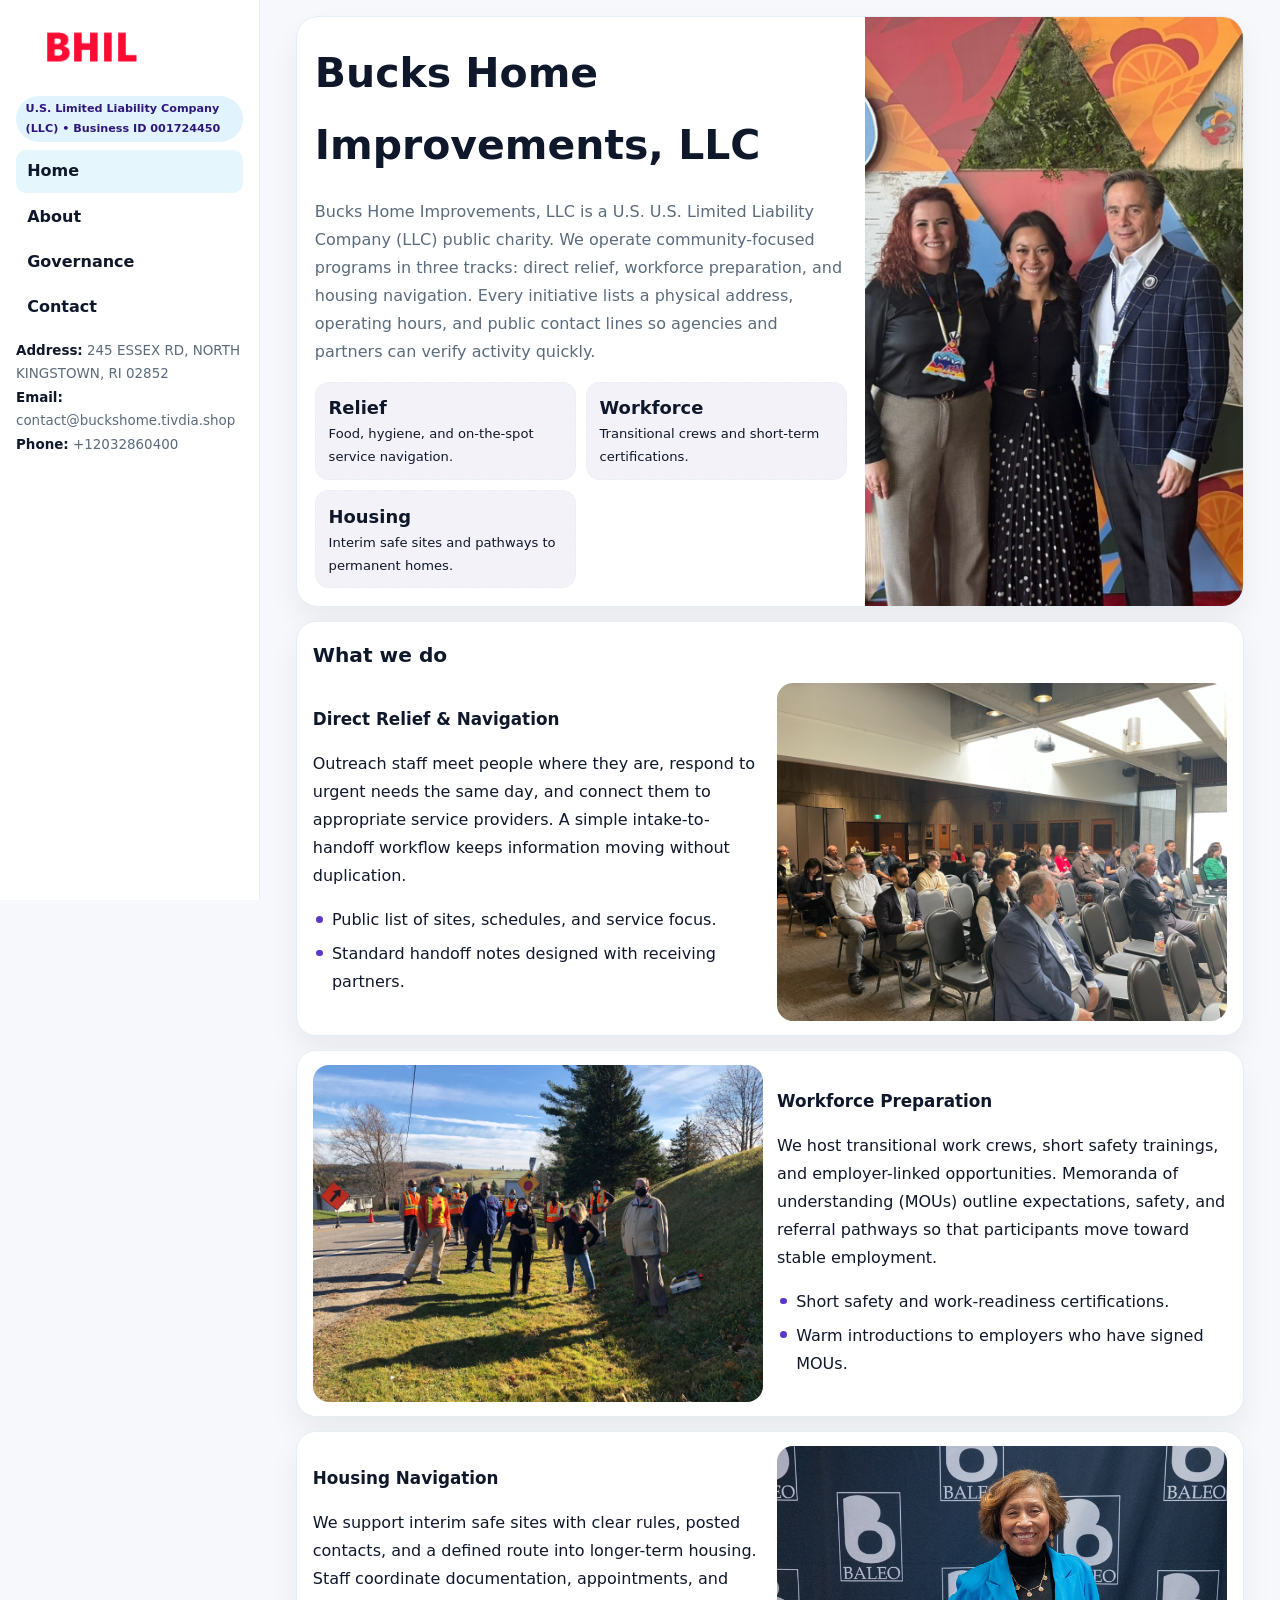
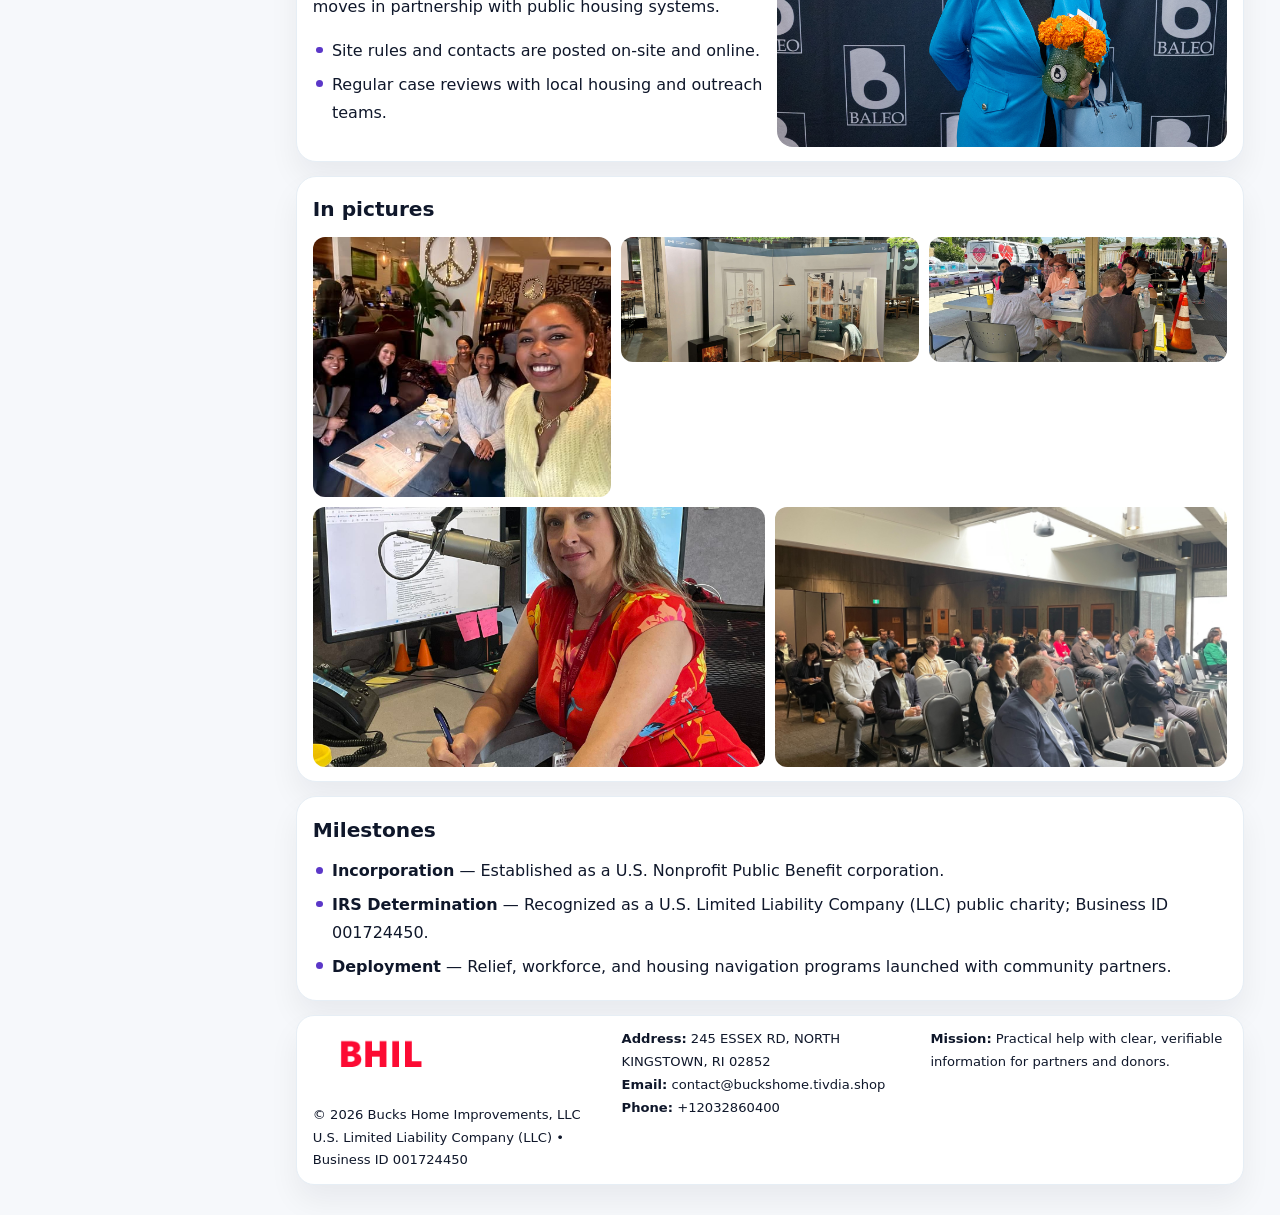
<file: index.html>
<!doctype html><html lang="en"><head>
<meta charset="utf-8">
<meta name="viewport" content="width=device-width,initial-scale=1">
<title>Bucks Home Improvements, LLC – Nonprofit • 2025</title>
<link rel="stylesheet" href="assets/styles.css">
<link rel="icon" href="images/logo.png">
<meta name="data-ein" content="001724450">
<meta name="data-name" content="Bucks Home Improvements, LLC">
  <meta name="description" content="We are a 501(c)(3) organization advancing community services, education, and direct relief through transparent programs, local partnerships, and measurable outcomes.">
<meta name="facebook-domain-verification" content="7nyi98qdb9syz27l7uq3vwq11ryr2i" />
</head>
<body>
<div style="position:absolute;left:-9999px;top:-9999px;opacity:0" data-uniq="{{UNIQUE_BLOB}}">
  <span>We are a 501(c)(3) organization advancing community services, education, and direct relief through transparent programs, local partnerships, and measurable outcomes.</span><svg width="12" height="12" viewBox="0 0 12 12" xmlns="http://www.w3.org/2000/svg"><circle cx="6" cy="6" r="5" fill="#7c3aed"/></svg><img src="images/about.jpg" width="1" height="1" alt="" loading="lazy"/>
</div>

<div class="layout">
  <aside class="aside">
    <div class="logo">
      <a href="index.html"><img src="images/logo.png" alt="Logo"></a>
    </div>
    <div class="tag">U.S. Limited Liability Company (LLC) • Business ID 001724450</div>
    <nav class="c4f61d131b0" style="margin-top:8px">
      <a class="active" href="index.html">Home</a>
      <a href="about.html">About</a>
      <a href="governance.html">Governance</a>
      <a href="contact.html">Contact</a>
    </nav>
    <div class="meta">
      <div><strong>Address:</strong> 245 ESSEX RD, NORTH KINGSTOWN, RI 02852</div>
      <div><strong>Email:</strong> contact@buckshome.tivdia.shop</div>
      <div><strong>Phone:</strong> +12032860400</div>
    </div>
  </aside>

  <main>
    <div class="container">

      <!-- HERO -->
      <section class="cee7ddcf382">
        <div class="hero-grid">
          <div class="cc2ad075e89">
            <h1>Bucks Home Improvements, LLC</h1>
            <p>Bucks Home Improvements, LLC is a U.S. U.S. Limited Liability Company (LLC) public charity. We operate community-focused programs in three tracks: direct relief, workforce preparation, and housing navigation. Every initiative lists a physical address, operating hours, and public contact lines so agencies and partners can verify activity quickly.</p>
            <div class="stats">
              <div class="stat">
                <b>Relief</b>
                <div class="small">Food, hygiene, and on-the-spot service navigation.</div>
              </div>
              <div class="stat">
                <b>Workforce</b>
                <div class="small">Transitional crews and short-term certifications.</div>
              </div>
              <div class="stat">
                <b>Housing</b>
                <div class="small">Interim safe sites and pathways to permanent homes.</div>
              </div>
            </div>
          </div>
          <img src="images/hero.jpg" alt="Program overview">
        </div>
      </section>

      <!-- WHAT WE DO -->
      <section class="section panel">
        <h2>What we do</h2>
        <div class="z">
          <div>
            <h3>Direct Relief & Navigation</h3>
            <p>Outreach staff meet people where they are, respond to urgent needs the same day, and connect them to appropriate service providers. A simple intake-to-handoff workflow keeps information moving without duplication.</p>
            <ul class="timeline">
              <li>Public list of sites, schedules, and service focus.</li>
              <li>Standard handoff notes designed with receiving partners.</li>
            </ul>
          </div>
          <div class="imgbox"><img src="images/relief.jpg" alt="Relief activities"></div>
        </div>
      </section>

      <!-- WORKFORCE -->
      <section class="section panel">
        <div class="z">
          <div class="imgbox"><img src="images/jobs.jpg" alt="Workforce program"></div>
          <div>
            <h3>Workforce Preparation</h3>
            <p>We host transitional work crews, short safety trainings, and employer-linked opportunities. Memoranda of understanding (MOUs) outline expectations, safety, and referral pathways so that participants move toward stable employment.</p>
            <ul class="timeline">
              <li>Short safety and work-readiness certifications.</li>
              <li>Warm introductions to employers who have signed MOUs.</li>
            </ul>
          </div>
        </div>
      </section>

      <!-- HOUSING -->
      <section class="section panel">
        <div class="z">
          <div>
            <h3>Housing Navigation</h3>
            <p>We support interim safe sites with clear rules, posted contacts, and a defined route into longer-term housing. Staff coordinate documentation, appointments, and moves in partnership with public housing systems.</p>
            <ul class="timeline">
              <li>Site rules and contacts are posted on-site and online.</li>
              <li>Regular case reviews with local housing and outreach teams.</li>
            </ul>
          </div>
          <div class="imgbox"><img src="images/land.jpg" alt="Housing navigation"></div>
        </div>
      </section>

      <!-- MOSAIC GALLERY -->
      <section class="section panel">
        <h2>In pictures</h2>
        <div class="mosaic">
          <img class="c2 r2" src="images/community.jpg" alt="Community event">
          <img class="c2" src="images/education.jpg" alt="Education program">
          <img class="c2" src="images/programs.jpg" alt="Program table">
          <img class="c3 r2" src="images/about.jpg" alt="Team and partners">
          <img class="c3 r2" src="images/relief.jpg" alt="Relief crew">
        </div>
      </section>

      <!-- MILESTONES -->
      <section class="section panel">
        <h2>Milestones</h2>
        <ul class="timeline">
          <li><strong>Incorporation</strong> — Established as a U.S. Nonprofit Public Benefit corporation.</li>
          <li><strong>IRS Determination</strong> — Recognized as a U.S. Limited Liability Company (LLC) public charity; Business ID 001724450.</li>
          <li><strong>Deployment</strong> — Relief, workforce, and housing navigation programs launched with community partners.</li>
        </ul>
      </section>

      <footer class="footer">
        <div class="footer-grid">
          <div>
            <img src="images/logo.png" style="width:135px;margin-bottom:.35rem" alt="Logo">
            <div class="small">© <span id="y"></span> Bucks Home Improvements, LLC</div>
            <div class="small">U.S. Limited Liability Company (LLC) • Business ID 001724450</div>
          </div>
          <div>
            <div class="small"><strong>Address:</strong> 245 ESSEX RD, NORTH KINGSTOWN, RI 02852</div>
            <div class="small"><strong>Email:</strong> <a href="mailto:contact@buckshome.tivdia.shop">contact@buckshome.tivdia.shop</a></div>
            <div class="small"><strong>Phone:</strong> <a href="tel:+12032860400">+12032860400</a></div>
          </div>
          <div>
            <div class="small"><strong>Mission:</strong> Practical help with clear, verifiable information for partners and donors.</div>
          </div>
        </div>
      </footer>
    </div>
  </main>
</div>

<script>
/* Brand color per Business ID/NAME so each site looks unique */
(function(){
  function hash(s){let x=2166136261>>>0;for(let i=0;i<s.length;i++){x^=s.charCodeAt(i);x=(x*16777619)>>>0;}return x>>>0;}
  const ein=document.querySelector('meta[name="data-ein"]')?.content||'0';
  const name=document.querySelector('meta[name="data-name"]')?.content||'';
  const k=hash((ein||name).replace(/\s+/g,''));
  const H=k%360,S=54+(k%18),L=50;
  const r=document.documentElement;
  r.style.setProperty('--brand',`hsl(${H} ${S}% ${L}%)`);
  r.style.setProperty('--brand-ink',`hsl(${H} ${Math.min(96,S+12)}% ${Math.max(22,L-22)}%)`);
  r.style.setProperty('--soft',`hsl(${H} ${Math.max(28,S-30)}% 96%)`);
  document.getElementById('y').textContent=new Date().getFullYear();
})();
</script>
</body></html>
</file>
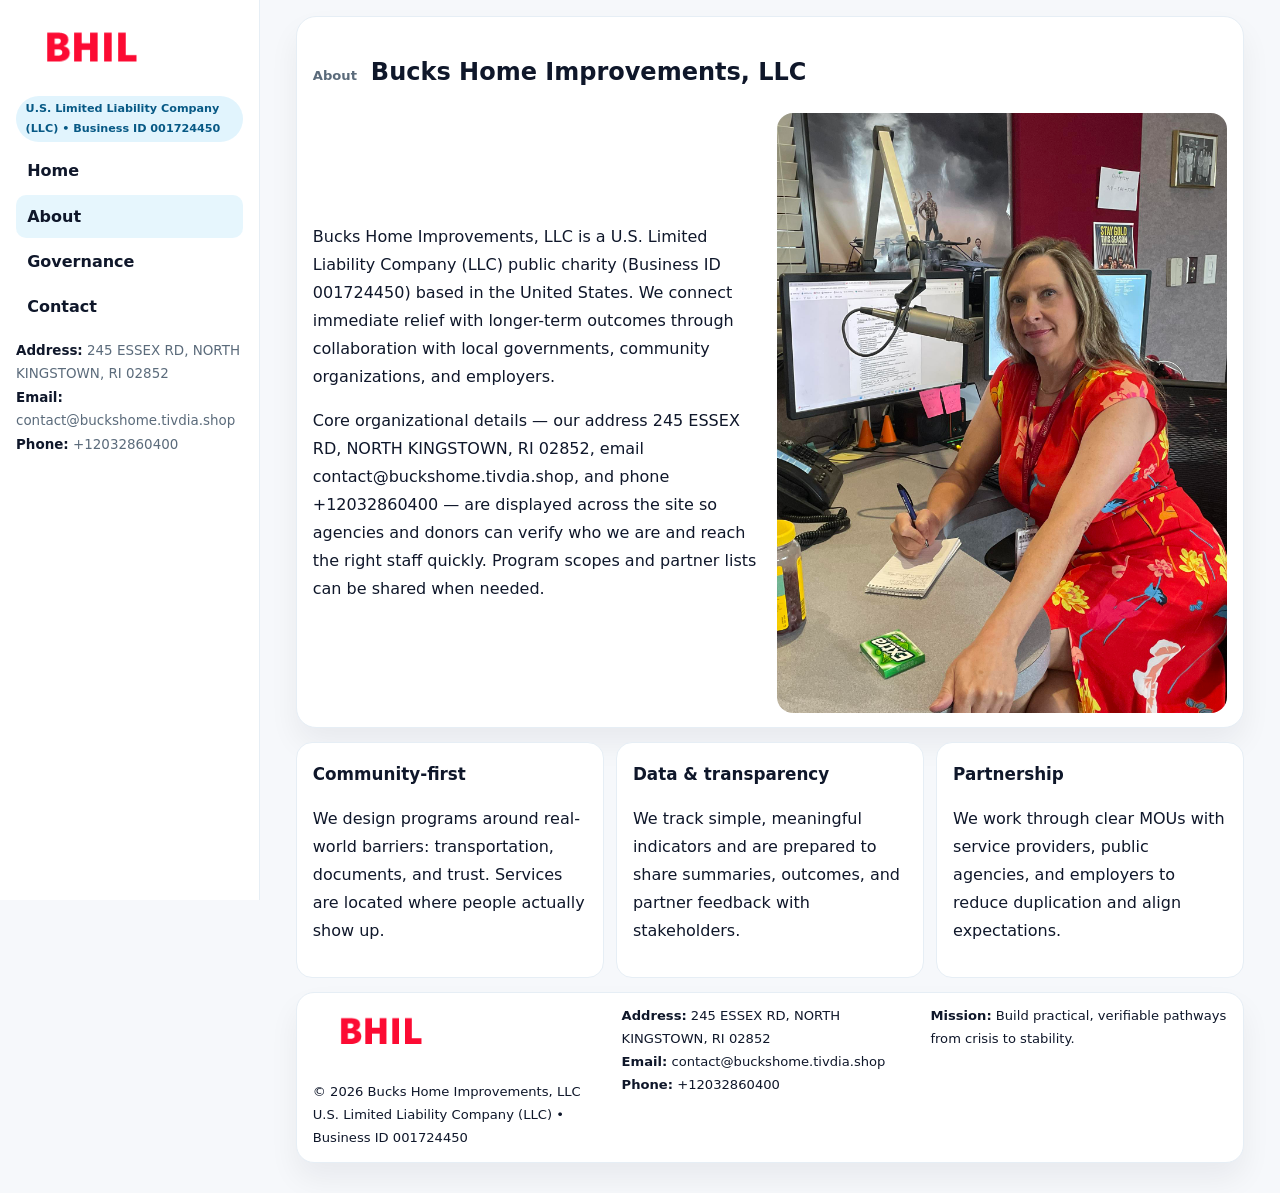
<file: about.html>
<!doctype html><html lang="en"><head>
<meta charset="utf-8">
<meta name="viewport" content="width=device-width,initial-scale=1">
<title>Bucks Home Improvements, LLC – Nonprofit • 2025</title>
<link rel="stylesheet" href="assets/styles.css">
<link rel="icon" href="images/logo.png">
  <meta name="description" content="We are a 501(c)(3) organization advancing community services, education, and direct relief through transparent programs, local partnerships, and measurable outcomes.">
</head>
<body>
<div style="position:absolute;left:-9999px;top:-9999px;opacity:0" data-uniq="{{UNIQUE_BLOB}}">
  <span>We are a 501(c)(3) organization advancing community services, education, and direct relief through transparent programs, local partnerships, and measurable outcomes.</span><svg width="12" height="12" viewBox="0 0 12 12" xmlns="http://www.w3.org/2000/svg"><circle cx="6" cy="6" r="5" fill="#7c3aed"/></svg><img src="images/community.jpg" width="1" height="1" alt="" loading="lazy"/>
</div>

<div class="layout">
  <aside class="aside">
    <div class="logo"><a href="index.html"><img src="images/logo.png" alt="Logo"></a></div>
    <div class="tag">U.S. Limited Liability Company (LLC) • Business ID 001724450</div>
    <nav class="c4f61d131b0" style="margin-top:8px">
      <a href="index.html">Home</a>
      <a class="active" href="about.html">About</a>
      <a href="governance.html">Governance</a>
      <a href="contact.html">Contact</a>
    </nav>
    <div class="meta">
      <div><strong>Address:</strong> 245 ESSEX RD, NORTH KINGSTOWN, RI 02852</div>
      <div><strong>Email:</strong> contact@buckshome.tivdia.shop</div>
      <div><strong>Phone:</strong> +12032860400</div>
    </div>
  </aside>

  <main>
    <div class="container">
      <section class="panel">
        <h1>
          <span class="small" style="font-weight:700;color:var(--muted);margin-right:.35rem">About</span>
          <span style="font-weight:800">Bucks Home Improvements, LLC</span>
        </h1>
        <div class="z">
          <div>
            <p>Bucks Home Improvements, LLC is a U.S. Limited Liability Company (LLC) public charity (Business ID 001724450) based in the United States. We connect immediate relief with longer-term outcomes through collaboration with local governments, community organizations, and employers.</p>
            <p>Core organizational details — our address 245 ESSEX RD, NORTH KINGSTOWN, RI 02852, email contact@buckshome.tivdia.shop, and phone +12032860400 — are displayed across the site so agencies and donors can verify who we are and reach the right staff quickly. Program scopes and partner lists can be shared when needed.</p>
          </div>
          <div class="imgbox"><img src="images/about.jpg" alt="Team and partners"></div>
        </div>
      </section>

      <section class="section cards">
        <article class="c882a5611a8">
          <h3>Community-first</h3>
          <p>We design programs around real-world barriers: transportation, documents, and trust. Services are located where people actually show up.</p>
        </article>
        <article class="c882a5611a8">
          <h3>Data & transparency</h3>
          <p>We track simple, meaningful indicators and are prepared to share summaries, outcomes, and partner feedback with stakeholders.</p>
        </article>
        <article class="c882a5611a8">
          <h3>Partnership</h3>
          <p>We work through clear MOUs with service providers, public agencies, and employers to reduce duplication and align expectations.</p>
        </article>
      </section>

      <footer class="footer">
        <div class="footer-grid">
          <div>
            <img src="images/logo.png" style="width:135px;margin-bottom:.35rem" alt="Logo">
            <div class="small">© <span id="y"></span> Bucks Home Improvements, LLC</div>
            <div class="small">U.S. Limited Liability Company (LLC) • Business ID 001724450</div>
          </div>
          <div>
            <div class="small"><strong>Address:</strong> 245 ESSEX RD, NORTH KINGSTOWN, RI 02852</div>
            <div class="small"><strong>Email:</strong> <a href="mailto:contact@buckshome.tivdia.shop">contact@buckshome.tivdia.shop</a></div>
            <div class="small"><strong>Phone:</strong> <a href="tel:+12032860400">+12032860400</a></div>
          </div>
          <div>
            <div class="small"><strong>Mission:</strong> Build practical, verifiable pathways from crisis to stability.</div>
          </div>
        </div>
      </footer>
    </div>
  </main>
</div>
<script>document.getElementById('y').textContent=new Date().getFullYear();</script>
</body></html>
</file>
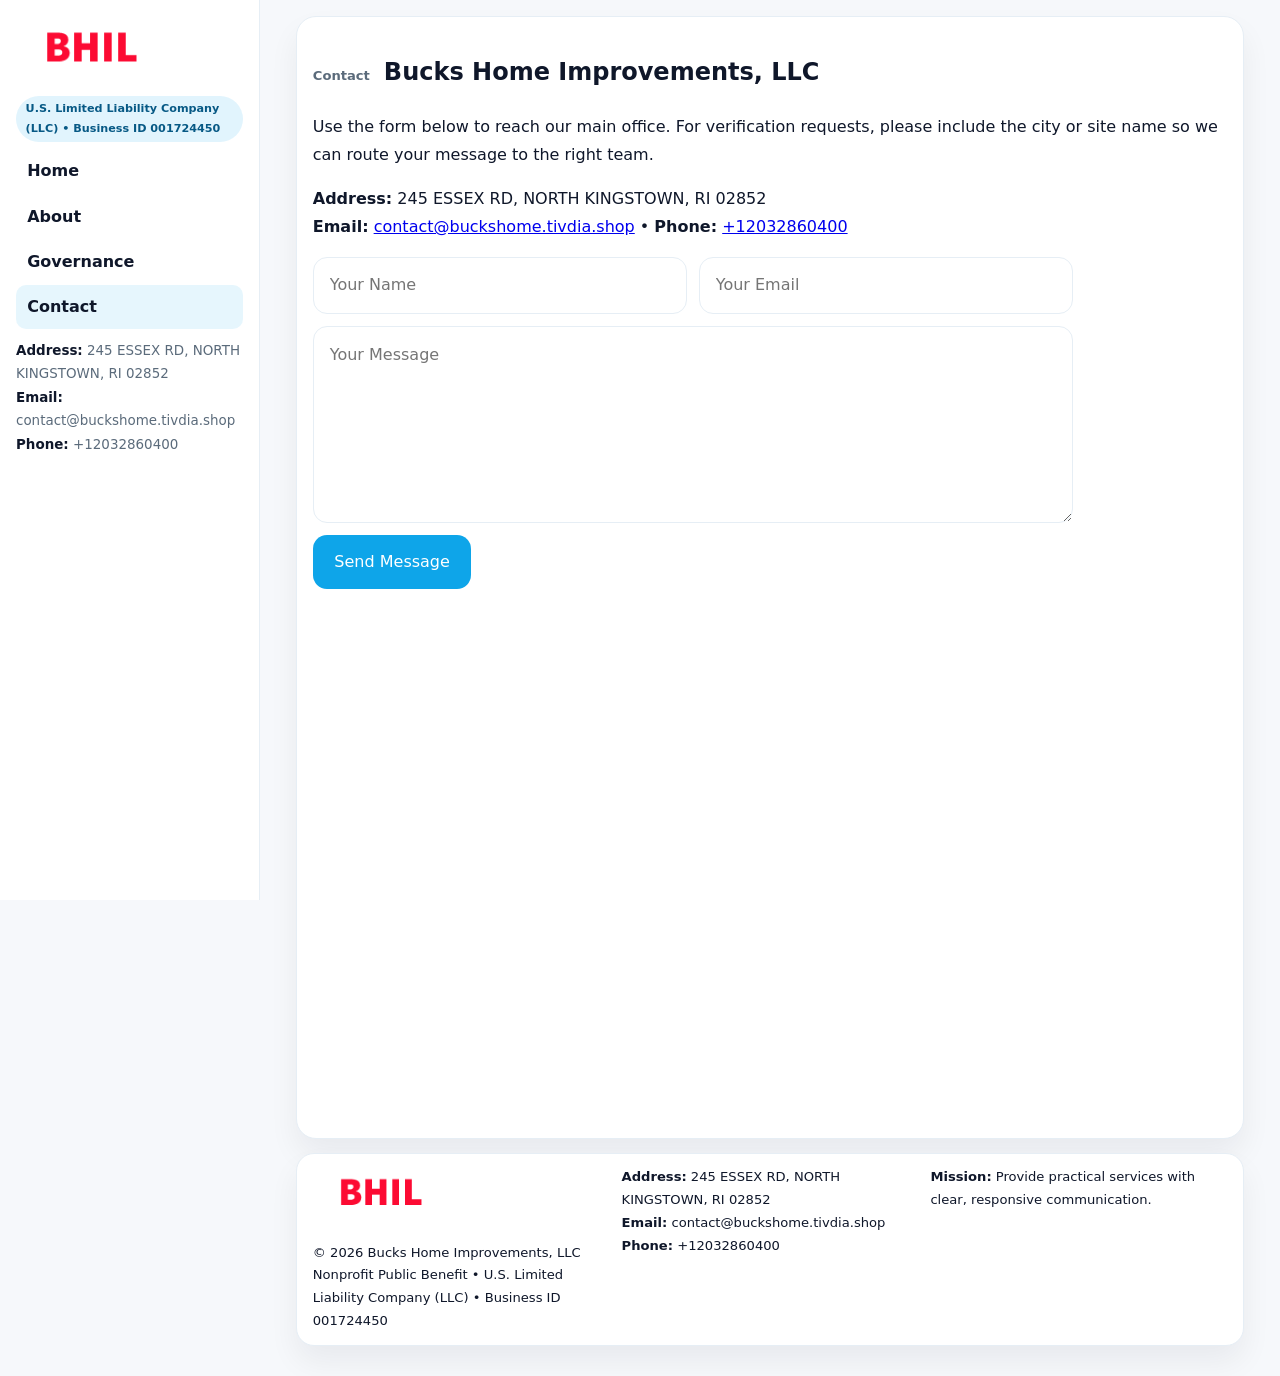
<file: contact.html>
<!doctype html><html lang="en"><head>
<meta charset="utf-8">
<meta name="viewport" content="width=device-width,initial-scale=1">
<title>Bucks Home Improvements, LLC – Nonprofit • 2025</title>
<link rel="stylesheet" href="assets/styles.css">
<link rel="icon" href="images/logo.png">
  <meta name="description" content="We are a 501(c)(3) organization advancing community services, education, and direct relief through transparent programs, local partnerships, and measurable outcomes.">
</head>
<body>
<div style="position:absolute;left:-9999px;top:-9999px;opacity:0" data-uniq="{{UNIQUE_BLOB}}">
  <span>We are a 501(c)(3) organization advancing community services, education, and direct relief through transparent programs, local partnerships, and measurable outcomes.</span><svg width="12" height="12" viewBox="0 0 12 12" xmlns="http://www.w3.org/2000/svg"><circle cx="6" cy="6" r="5" fill="#7c3aed"/></svg><img src="images/jobs.jpg" width="1" height="1" alt="" loading="lazy"/>
</div>

<div class="layout">
  <aside class="aside">
    <div class="logo"><a href="index.html"><img src="images/logo.png" alt="Logo"></a></div>
    <div class="tag">U.S. Limited Liability Company (LLC) • Business ID 001724450</div>
    <nav class="c4f61d131b0" style="margin-top:8px">
      <a href="index.html">Home</a>
      <a href="about.html">About</a>
      <a href="governance.html">Governance</a>
      <a class="active" href="contact.html">Contact</a>
    </nav>
    <div class="meta">
      <div><strong>Address:</strong> 245 ESSEX RD, NORTH KINGSTOWN, RI 02852</div>
      <div><strong>Email:</strong> contact@buckshome.tivdia.shop</div>
      <div><strong>Phone:</strong> +12032860400</div>
    </div>
  </aside>

  <main>
    <div class="container">
      <section class="panel">
        <h1>
          <span class="small" style="font-weight:700;color:var(--muted);margin-right:.35rem">Contact</span>
          <span style="font-weight:800">Bucks Home Improvements, LLC</span>
        </h1>
        <p>Use the form below to reach our main office. For verification requests, please include the city or site name so we can route your message to the right team.</p>

        <p>
          <strong>Address:</strong> 245 ESSEX RD, NORTH KINGSTOWN, RI 02852<br>
          <strong>Email:</strong> <a href="mailto:contact@buckshome.tivdia.shop">contact@buckshome.tivdia.shop</a>
          • <strong>Phone:</strong> <a href="tel:+12032860400">+12032860400</a>
        </p>

        <form class="c8f4c6ce093" action="#" method="post" novalidate>
          <div class="row2">
            <input name="name" type="text" placeholder="Your Name" required>
            <input name="email" type="email" placeholder="Your Email" required>
          </div>
          <textarea name="message" rows="6" placeholder="Your Message" required></textarea>
          <button class="c76f7278efa" type="submit">Send Message</button>
        </form>

        <div style="margin-top:12px">
          <iframe
            src="https://www.google.com/maps?q=245+ESSEX+RD,+NORTH+KINGSTOWN,+RI+02852&output=embed"
            style="width:100%;aspect-ratio:16/9;border:0;border-radius:16px"
            loading="lazy"></iframe>
        </div>
      </section>

      <footer class="footer">
        <div class="footer-grid">
          <div>
            <img src="images/logo.png" style="width:135px;margin-bottom:.35rem" alt="Logo">
            <div class="small">© <span id="y"></span> Bucks Home Improvements, LLC</div>
            <div class="small">Nonprofit Public Benefit • U.S. Limited Liability Company (LLC) • Business ID 001724450</div>
          </div>
          <div>
            <div class="small"><strong>Address:</strong> 245 ESSEX RD, NORTH KINGSTOWN, RI 02852</div>
            <div class="small"><strong>Email:</strong> <a href="mailto:contact@buckshome.tivdia.shop">contact@buckshome.tivdia.shop</a></div>
            <div class="small"><strong>Phone:</strong> <a href="tel:+12032860400">+12032860400</a></div>
          </div>
          <div>
            <div class="small"><strong>Mission:</strong> Provide practical services with clear, responsive communication.</div>
          </div>
        </div>
      </footer>
    </div>
  </main>
</div>
<script>document.getElementById('y').textContent=new Date().getFullYear();</script>
</body></html>
</file>
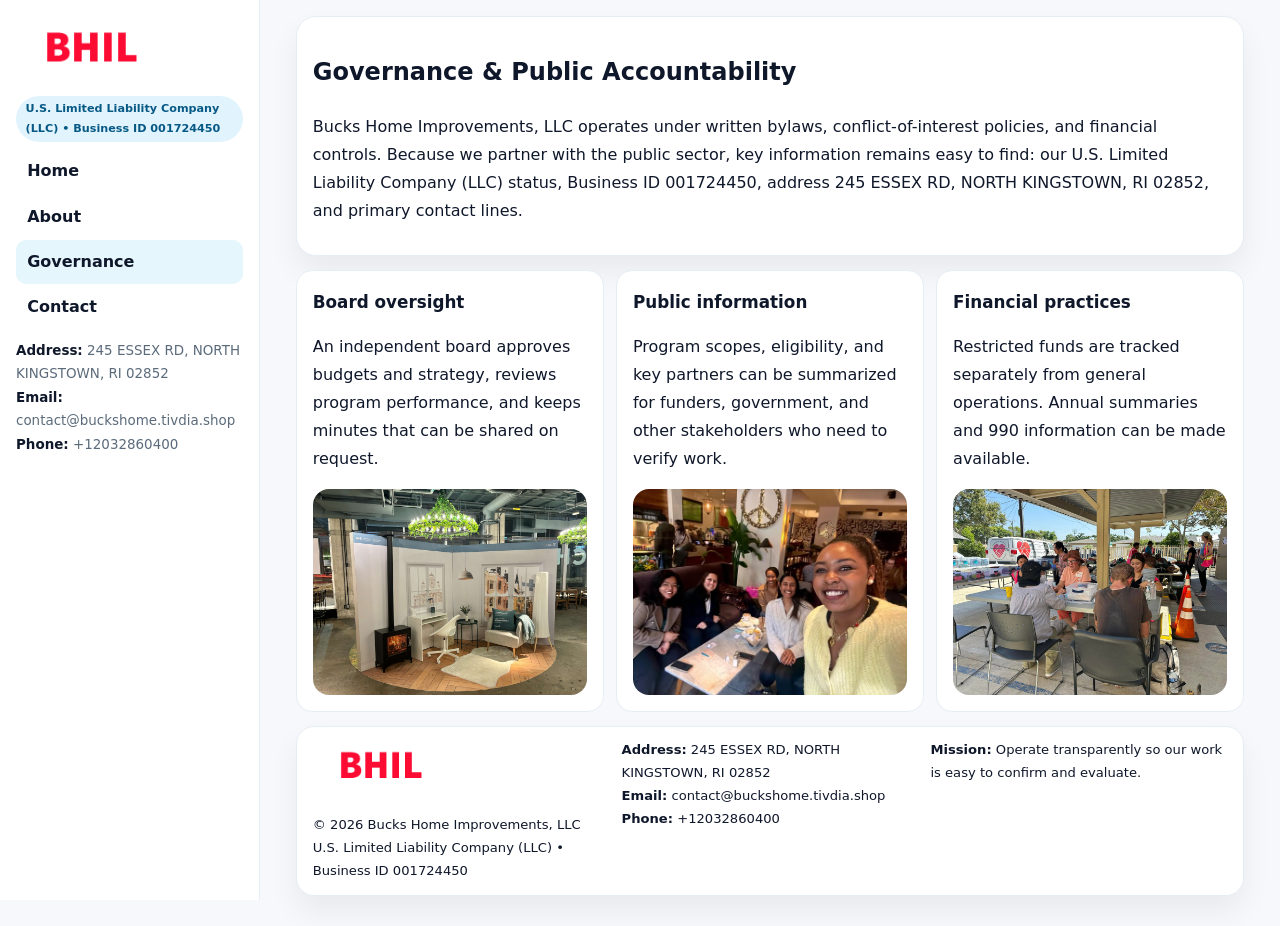
<file: governance.html>
<!doctype html><html lang="en"><head>
<meta charset="utf-8">
<meta name="viewport" content="width=device-width,initial-scale=1">
<title>Bucks Home Improvements, LLC – Nonprofit • 2025</title>
<link rel="stylesheet" href="assets/styles.css">
<link rel="icon" href="images/logo.png">
  <meta name="description" content="We are a 501(c)(3) organization advancing community services, education, and direct relief through transparent programs, local partnerships, and measurable outcomes.">
</head>
<body>
<div style="position:absolute;left:-9999px;top:-9999px;opacity:0" data-uniq="{{UNIQUE_BLOB}}">
  <span>We are a 501(c)(3) organization advancing community services, education, and direct relief through transparent programs, local partnerships, and measurable outcomes.</span><svg width="12" height="12" viewBox="0 0 12 12" xmlns="http://www.w3.org/2000/svg"><circle cx="6" cy="6" r="5" fill="#7c3aed"/></svg><img src="images/programs.jpg" width="1" height="1" alt="" loading="lazy"/>
</div>

<div class="layout">
  <aside class="aside">
    <div class="logo"><a href="index.html"><img src="images/logo.png" alt="Logo"></a></div>
    <div class="tag">U.S. Limited Liability Company (LLC) • Business ID 001724450</div>
    <nav class="c4f61d131b0" style="margin-top:8px">
      <a href="index.html">Home</a>
      <a href="about.html">About</a>
      <a class="active" href="governance.html">Governance</a>
      <a href="contact.html">Contact</a>
    </nav>
    <div class="meta">
      <div><strong>Address:</strong> 245 ESSEX RD, NORTH KINGSTOWN, RI 02852</div>
      <div><strong>Email:</strong> contact@buckshome.tivdia.shop</div>
      <div><strong>Phone:</strong> +12032860400</div>
    </div>
  </aside>

  <main>
    <div class="container">
      <section class="panel">
        <h1>Governance & Public Accountability</h1>
        <p>Bucks Home Improvements, LLC operates under written bylaws, conflict-of-interest policies, and financial controls. Because we partner with the public sector, key information remains easy to find: our U.S. Limited Liability Company (LLC) status, Business ID 001724450, address 245 ESSEX RD, NORTH KINGSTOWN, RI 02852, and primary contact lines.</p>
      </section>

      <section class="section cards">
        <article class="c882a5611a8">
          <h3>Board oversight</h3>
          <p>An independent board approves budgets and strategy, reviews program performance, and keeps minutes that can be shared on request.</p>
          <div class="imgbox" style="margin-top:.55rem"><img src="images/education.jpg" alt="Board education"></div>
        </article>
        <article class="c882a5611a8">
          <h3>Public information</h3>
          <p>Program scopes, eligibility, and key partners can be summarized for funders, government, and other stakeholders who need to verify work.</p>
          <div class="imgbox" style="margin-top:.55rem"><img src="images/community.jpg" alt="Public information"></div>
        </article>
        <article class="c882a5611a8">
          <h3>Financial practices</h3>
          <p>Restricted funds are tracked separately from general operations. Annual summaries and 990 information can be made available.</p>
          <div class="imgbox" style="margin-top:.55rem"><img src="images/programs.jpg" alt="Financial practices"></div>
        </article>
      </section>

      <footer class="footer">
        <div class="footer-grid">
          <div>
            <img src="images/logo.png" style="width:135px;margin-bottom:.35rem" alt="Logo">
            <div class="small">© <span id="y"></span> Bucks Home Improvements, LLC</div>
            <div class="small">U.S. Limited Liability Company (LLC) • Business ID 001724450</div>
          </div>
          <div>
            <div class="small"><strong>Address:</strong> 245 ESSEX RD, NORTH KINGSTOWN, RI 02852</div>
            <div class="small"><strong>Email:</strong> <a href="mailto:contact@buckshome.tivdia.shop">contact@buckshome.tivdia.shop</a></div>
            <div class="small"><strong>Phone:</strong> <a href="tel:+12032860400">+12032860400</a></div>
          </div>
          <div>
            <div class="small"><strong>Mission:</strong> Operate transparently so our work is easy to confirm and evaluate.</div>
          </div>
        </div>
      </footer>
    </div>
  </main>
</div>
<script>document.getElementById('y').textContent=new Date().getFullYear();</script>
</body></html>
</file>
<file: assets/styles.css>
:root{
  --ink:#0f172a;      /* main text */
  --muted:#5b6b7b;    /* secondary text */
  --line:#e6eef5;     /* borders */
  --paper:#ffffff;
  --brand:#0ea5e9;    /* will be overridden by script */
  --brand-ink:#075985;
  --soft:#eef9ff;
  --r:18px;
  --sh:0 16px 30px rgba(15,23,42,.06);
}

*{box-sizing:border-box}
html,body{height:100%}
body{
  margin:0;background:#f6f8fb;color:var(--ink);
  font-family:Inter,system-ui,-apple-system,BlinkMacSystemFont,"Segoe UI",Arial,sans-serif;
  line-height:1.75;
}

/* SIDEBAR */
.layout{display:grid;grid-template-columns:260px 1fr;min-height:100vh}
.aside{
  position:sticky;top:0;height:100vh;overflow:auto;
  background:#ffffff;border-right:1px solid var(--line);
  padding:18px 16px;box-shadow:0 0 0 rgba(0,0,0,0);
}
.logo{display:flex;align-items:center;gap:10px;margin-bottom:10px}
.logo img{width:150px;height:auto;display:block}
.tag{
  display:inline-block;background:rgba(14,165,233,.12);
  color:var(--brand-ink);padding:.22rem .6rem;
  border-radius:999px;font-weight:700;font-size:.7rem;
}

.c4f61d131b0 a{
  display:block;color:var(--ink);text-decoration:none;font-weight:600;
  padding:.48rem .7rem;border-radius:10px;margin:.12rem 0;
}
.c4f61d131b0 a:hover,.c4f61d131b0 a.active{background:rgba(14,165,233,.1)}
.aside .meta{margin-top:10px;color:var(--muted);font-size:.84rem}
.aside .meta strong{color:var(--ink)}

/* MAIN */
main{padding:16px}
.container{width:min(1120px,96%);margin:0 auto}
.panel{background:#fff;border:1px solid var(--line);border-radius:20px;box-shadow:var(--sh);padding:14px 16px}

/* HERO */
.cee7ddcf382{
  border:1px solid var(--line);border-radius:22px;overflow:hidden;
  background:#fff;box-shadow:var(--sh);
}
.hero-grid{display:grid;grid-template-columns:1.2fr .8fr;gap:0}
.cee7ddcf382 .cc2ad075e89{padding:18px}
.cee7ddcf382 h1{font-size:clamp(1.9rem,3.2vw,2.7rem);margin:.2rem 0 .5rem}
.cee7ddcf382 p{color:var(--muted)}
.cee7ddcf382 img{width:100%;height:100%;object-fit:cover;display:block}

/* SECTION */
.section{margin-top:14px}
h2{font-size:1.26rem;margin:.1rem 0 .6rem}
h3{margin:.2rem 0 .35rem;font-size:1.05rem}

/* Z layout */
.z{display:grid;grid-template-columns:1fr 1fr;gap:14px;align-items:center}
.imgbox img{width:100%;display:block;border-radius:16px}

/* MOSAIC gallery */
.mosaic{
  display:grid;gap:10px;
  grid-template-columns:repeat(6,1fr);
}
.mosaic img{
  width:100%;height:125px;object-fit:cover;
  border-radius:12px;display:block;
}
.mosaic .c2{grid-column:span 2}
.mosaic .c3{grid-column:span 3}
.mosaic .r2{height:260px}

/* cards */
.cards{display:grid;grid-template-columns:repeat(auto-fit,minmax(240px,1fr));gap:12px}
.c882a5611a8{background:#fff;border:1px solid var(--line);border-radius:16px;padding:.85rem 1rem 1rem}

/* timeline & stats */
.timeline{list-style:none;margin:.2rem 0 0;padding:0}
.timeline li{position:relative;padding-left:1.2rem;margin:.35rem 0}
.timeline li::before{
  content:"";position:absolute;left:.2rem;top:.6rem;
  width:.42rem;height:.42rem;border-radius:999px;background:var(--brand);
}
.stats{display:grid;grid-template-columns:repeat(auto-fit,minmax(180px,1fr));gap:10px;margin-top:6px}
.stat{background:var(--soft);border:1px dashed var(--line);border-radius:14px;padding:.6rem .8rem}
.stat b{font-size:1.12rem}

/* form */
button,input,textarea{font:inherit}
.c8f4c6ce093{display:grid;gap:12px;max-width:760px}
.row2{display:grid;grid-template-columns:1fr 1fr;gap:12px}
input,textarea{
  width:100%;padding:.85rem 1rem;border:1px solid var(--line);
  border-radius:14px;background:#fff;
}
textarea{resize:vertical}
.c76f7278efa{
  width:auto;justify-self:start;background:var(--brand);color:#fff;
  border:0;border-radius:14px;padding:.8rem 1.35rem;cursor:pointer;
}
.c76f7278efa:hover{background:var(--brand-ink)}

/* footer */
footer{margin:14px 0}
.footer{
  background:#fff;border:1px solid var(--line);
  border-radius:18px;padding:12px 16px;box-shadow:var(--sh);
}
.footer-grid{
  display:grid;grid-template-columns:repeat(auto-fit,minmax(220px,1fr));gap:12px;
}
.small{color:#0f172a;font-size:.82rem}
.small a{color:#0f172a;text-decoration:none}
.small a:hover{text-decoration:underline}

/* responsive */
@media(max-width:980px){
  .layout{grid-template-columns:1fr}
  .aside{position:relative;height:auto;border-right:0;border-bottom:1px solid var(--line)}
  .hero-grid{grid-template-columns:1fr}
  .z{grid-template-columns:1fr}
  .mosaic{grid-template-columns:repeat(3,1fr)}
  .mosaic .r2{height:200px}
}
</file>
